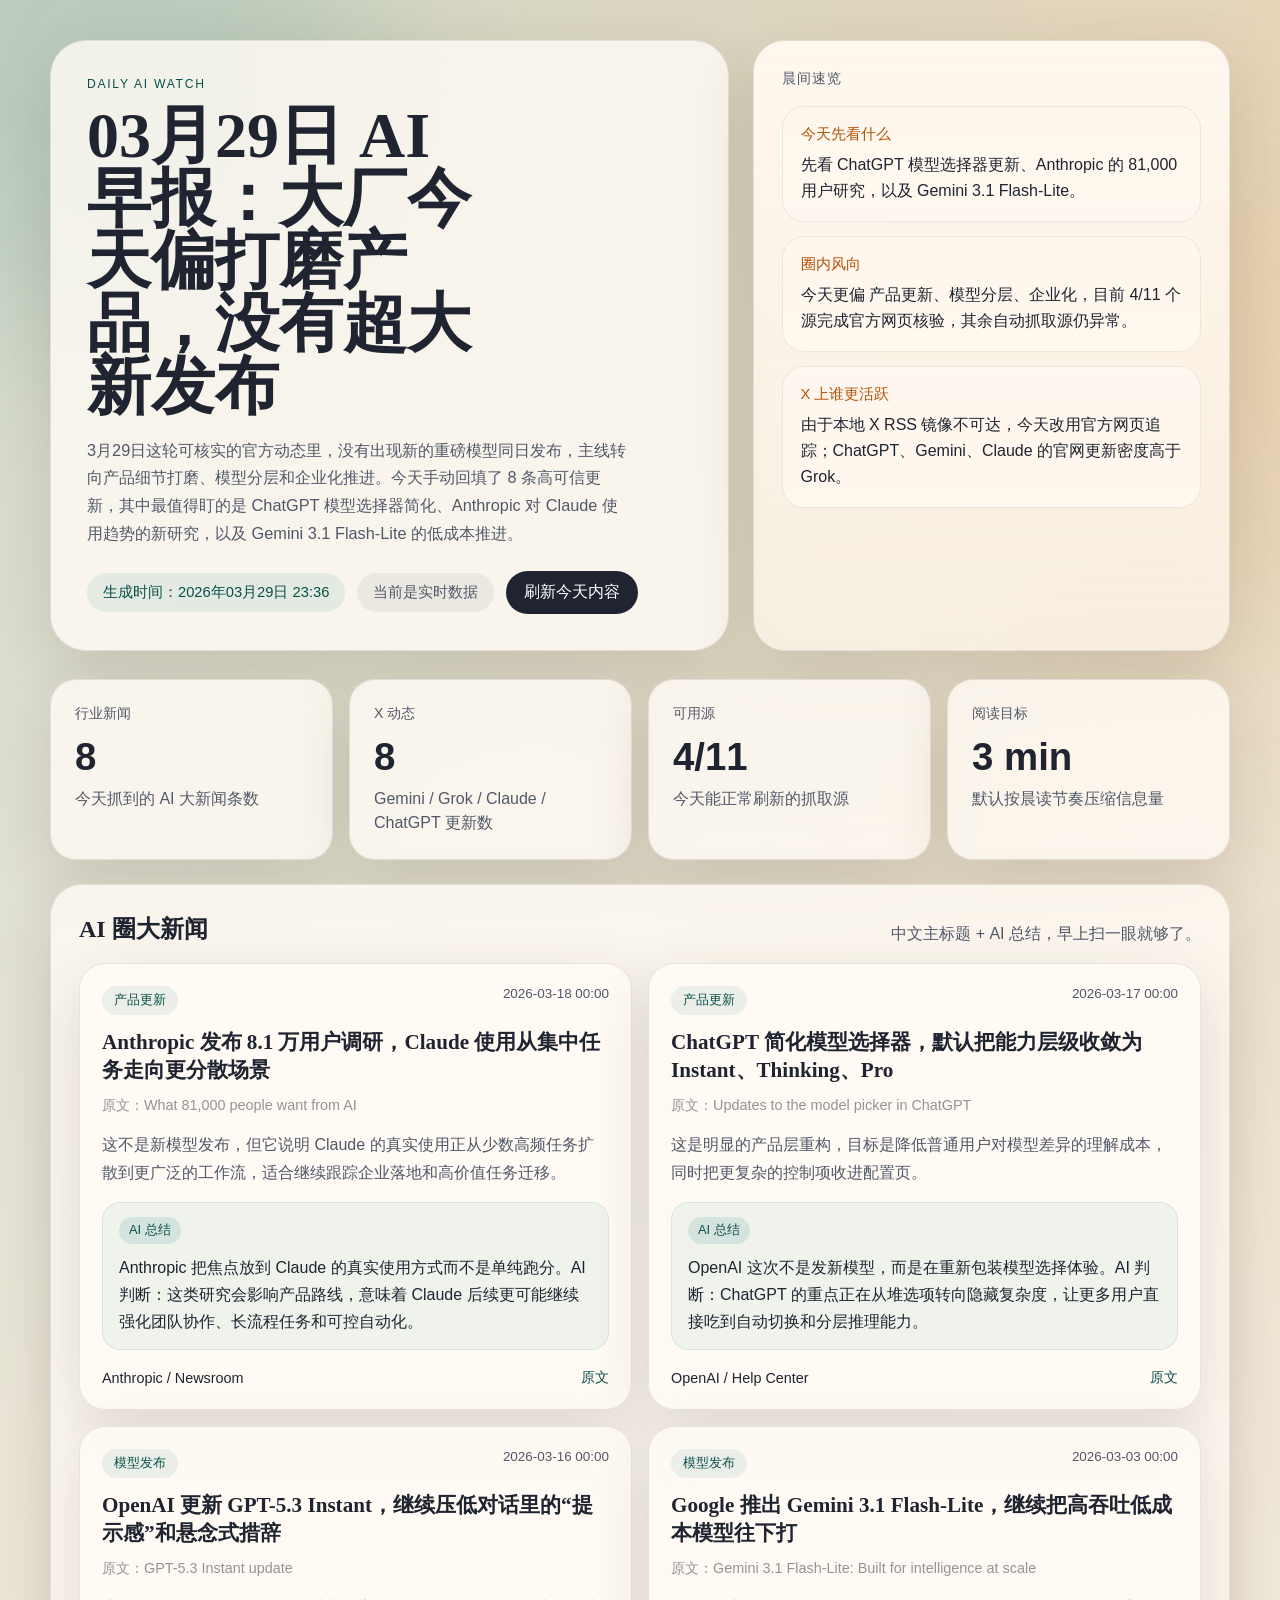
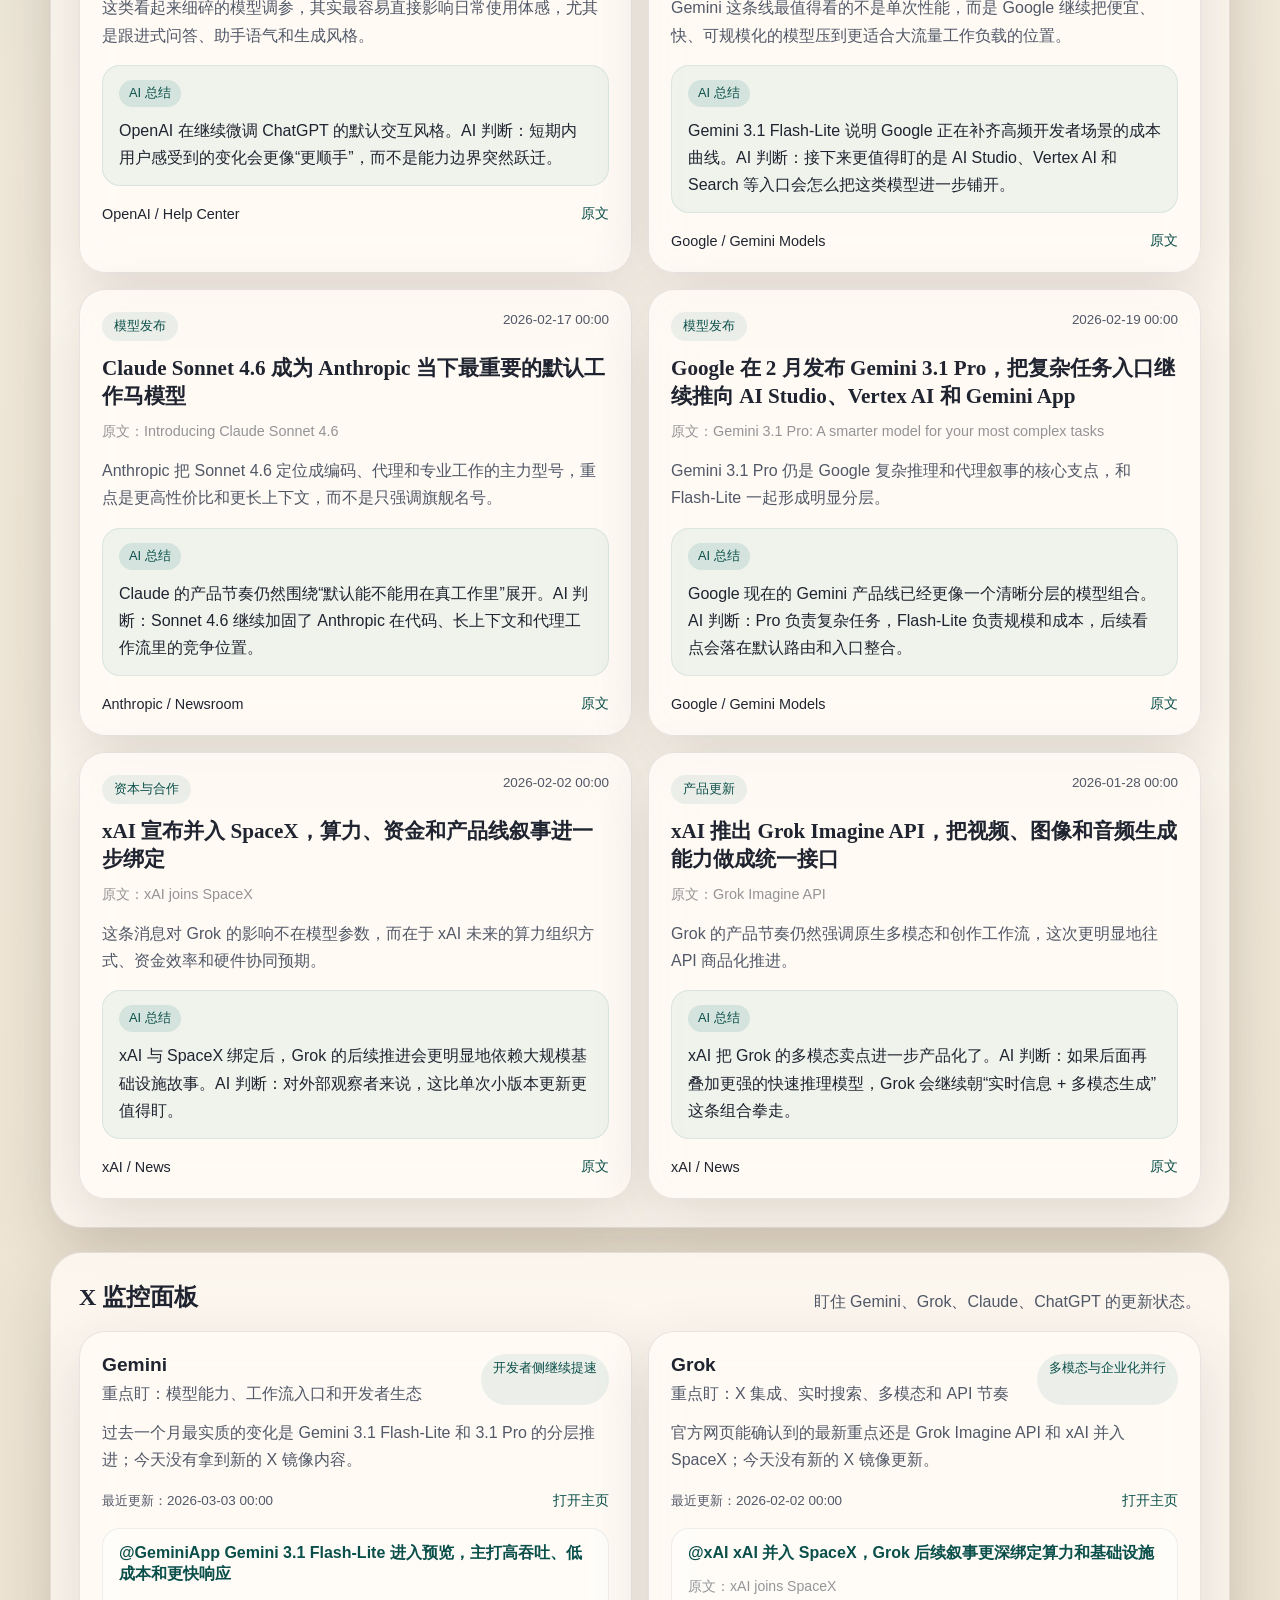
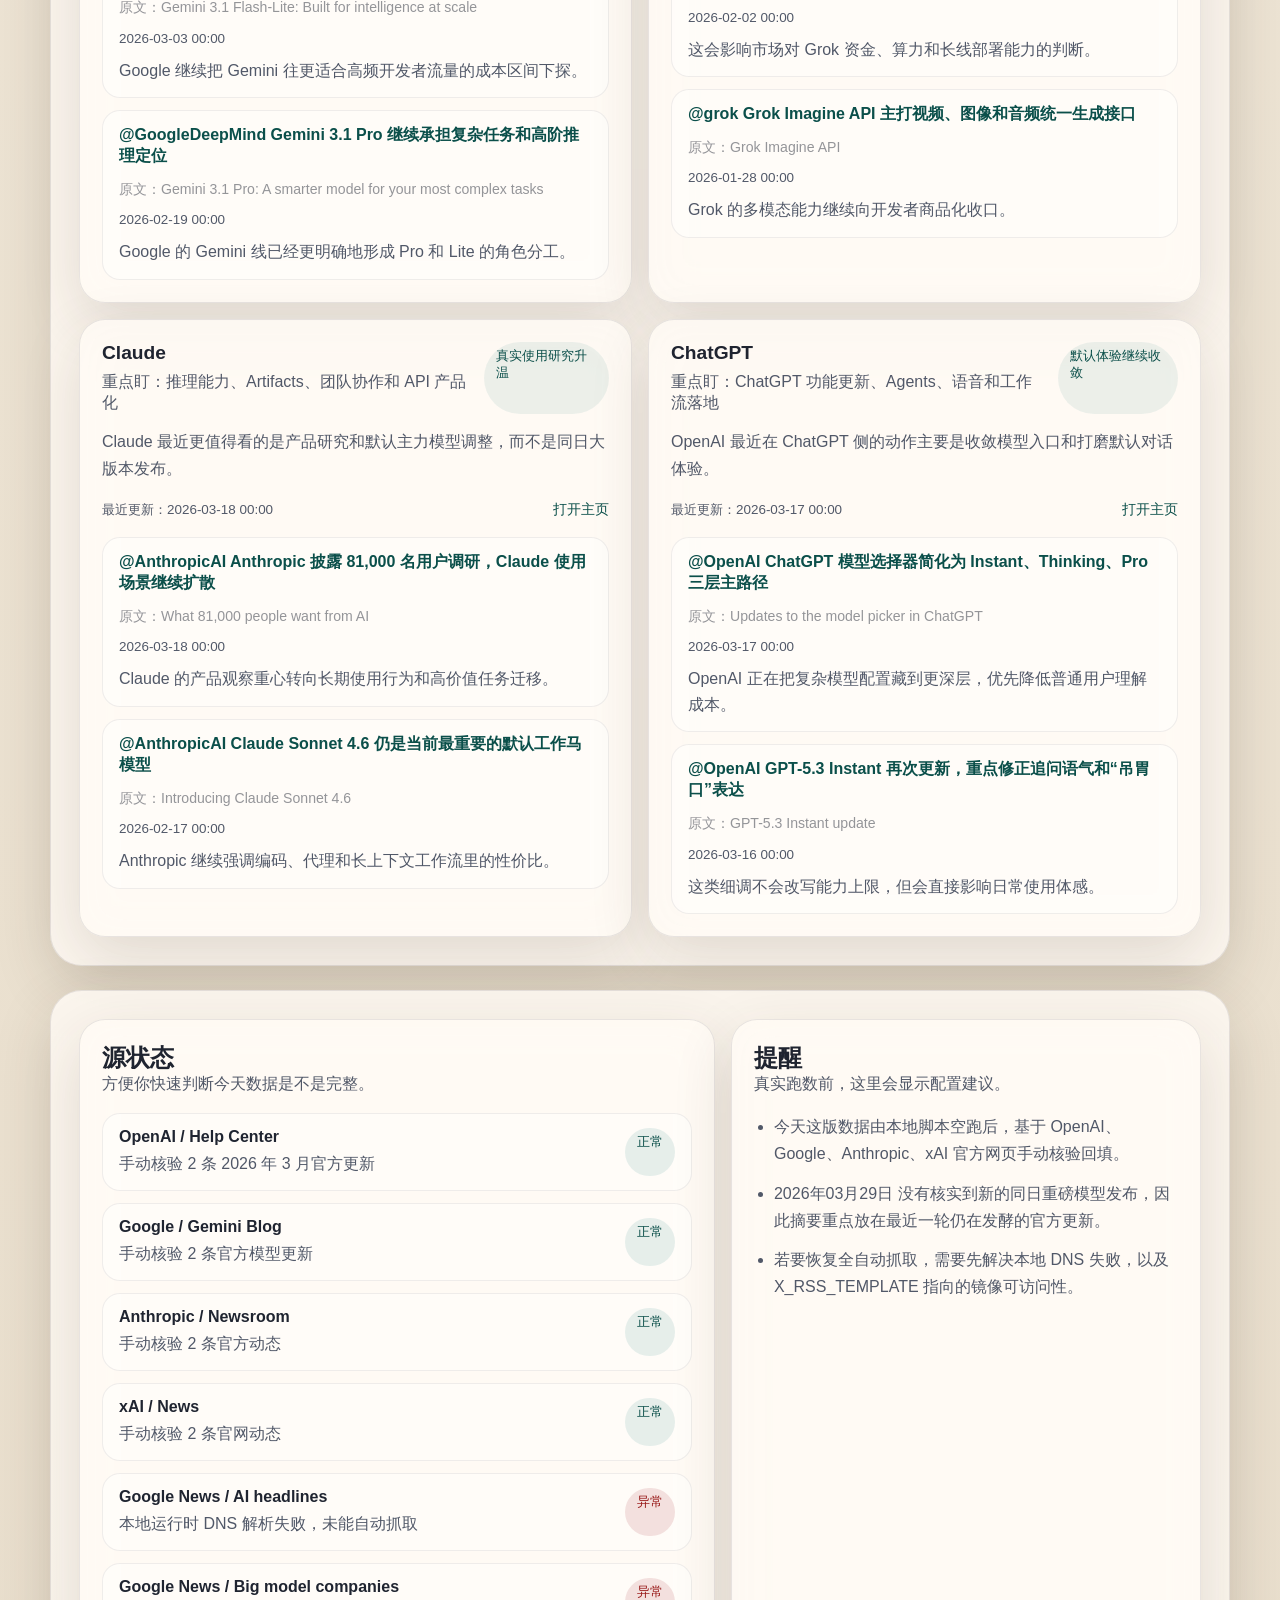
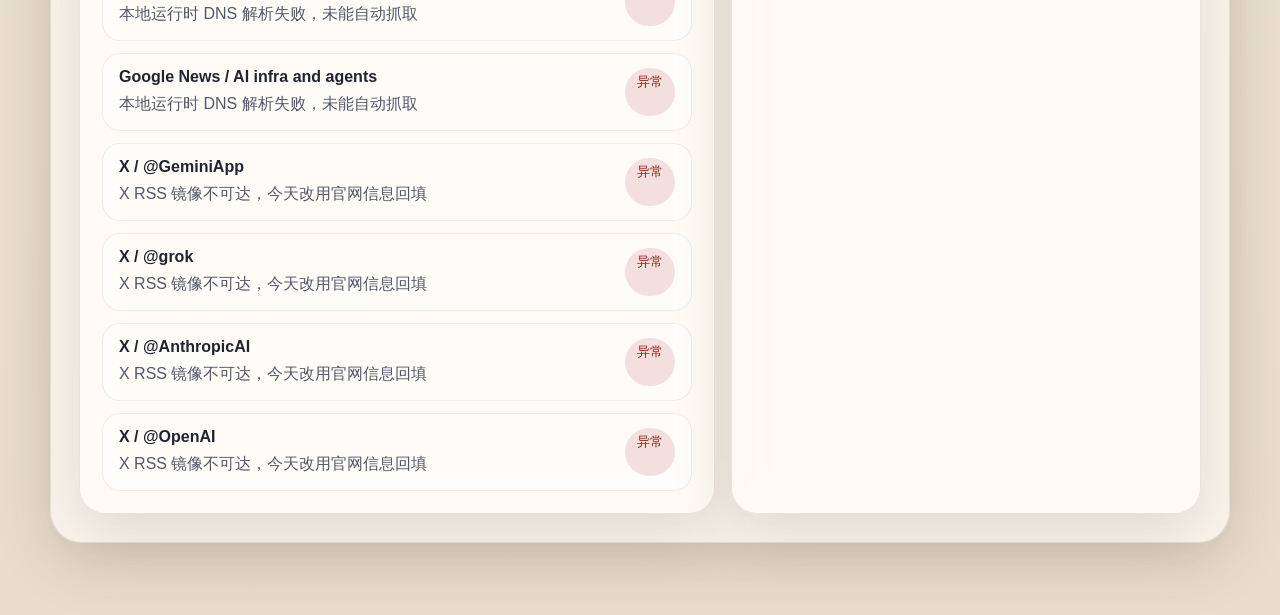
<file: ai_daily_briefing/index.html>
<!DOCTYPE html>
<html lang="zh-CN">
  <head>
    <meta charset="UTF-8" />
    <meta name="viewport" content="width=device-width, initial-scale=1.0" />
    <title>AI 早报面板</title>
    <link rel="stylesheet" href="./styles.css" />
  </head>
  <body>
    <div class="page-shell">
      <div class="aurora aurora-left"></div>
      <div class="aurora aurora-right"></div>

      <header class="hero">
        <div class="hero-copy">
          <p class="eyebrow">Daily AI Watch</p>
          <h1 id="headline">正在加载今天的 AI 早报…</h1>
          <p id="summary" class="summary"></p>

          <div class="meta-row">
            <span id="generated-label" class="pill">读取中</span>
            <span id="mode-label" class="pill subtle">等待数据</span>
            <button id="refresh-button" class="refresh-button" type="button">刷新今天内容</button>
          </div>
        </div>

        <section class="hero-panel">
          <div class="panel-title">晨间速览</div>
          <div id="quick-cards" class="quick-cards"></div>
        </section>
      </header>

      <main class="dashboard">
        <section class="stats-grid" id="stats-grid"></section>

        <section class="section-block">
          <div class="section-heading">
            <h2>AI 圈大新闻</h2>
            <p>中文主标题 + AI 总结，早上扫一眼就够了。</p>
          </div>
          <div id="top-news" class="news-grid"></div>
        </section>

        <section class="section-block">
          <div class="section-heading">
            <h2>X 监控面板</h2>
            <p>盯住 Gemini、Grok、Claude、ChatGPT 的更新状态。</p>
          </div>
          <div id="watchlist" class="watch-grid"></div>
        </section>

        <section class="section-block lower-grid">
          <div class="sub-panel">
            <div class="section-heading compact">
              <h2>源状态</h2>
              <p>方便你快速判断今天数据是不是完整。</p>
            </div>
            <div id="source-health" class="source-list"></div>
          </div>

          <div class="sub-panel">
            <div class="section-heading compact">
              <h2>提醒</h2>
              <p>真实跑数前，这里会显示配置建议。</p>
            </div>
            <ul id="notes" class="notes-list"></ul>
          </div>
        </section>
      </main>
    </div>

    <template id="stat-template">
      <article class="stat-card">
        <div class="stat-label"></div>
        <div class="stat-value"></div>
        <div class="stat-footnote"></div>
      </article>
    </template>

    <template id="news-template">
      <article class="news-card">
        <div class="card-topline">
          <span class="tag"></span>
          <span class="timestamp"></span>
        </div>
        <h3></h3>
        <p class="original-title"></p>
        <p class="source-brief"></p>
        <div class="ai-summary">
          <span class="ai-label">AI 总结</span>
          <p class="ai-body"></p>
        </div>
        <div class="card-footer">
          <span class="source"></span>
          <a target="_blank" rel="noreferrer">原文</a>
        </div>
      </article>
    </template>

    <template id="watch-template">
      <article class="watch-card">
        <div class="watch-topline">
          <div>
            <p class="watch-name"></p>
            <p class="watch-focus"></p>
          </div>
          <span class="watch-trend"></span>
        </div>
        <p class="watch-status"></p>
        <div class="watch-meta">
          <span class="watch-time"></span>
          <a class="watch-link" target="_blank" rel="noreferrer">打开主页</a>
        </div>
        <div class="highlight-list"></div>
      </article>
    </template>

    <script src="./app.js" defer></script>
  </body>
</html>
</file>
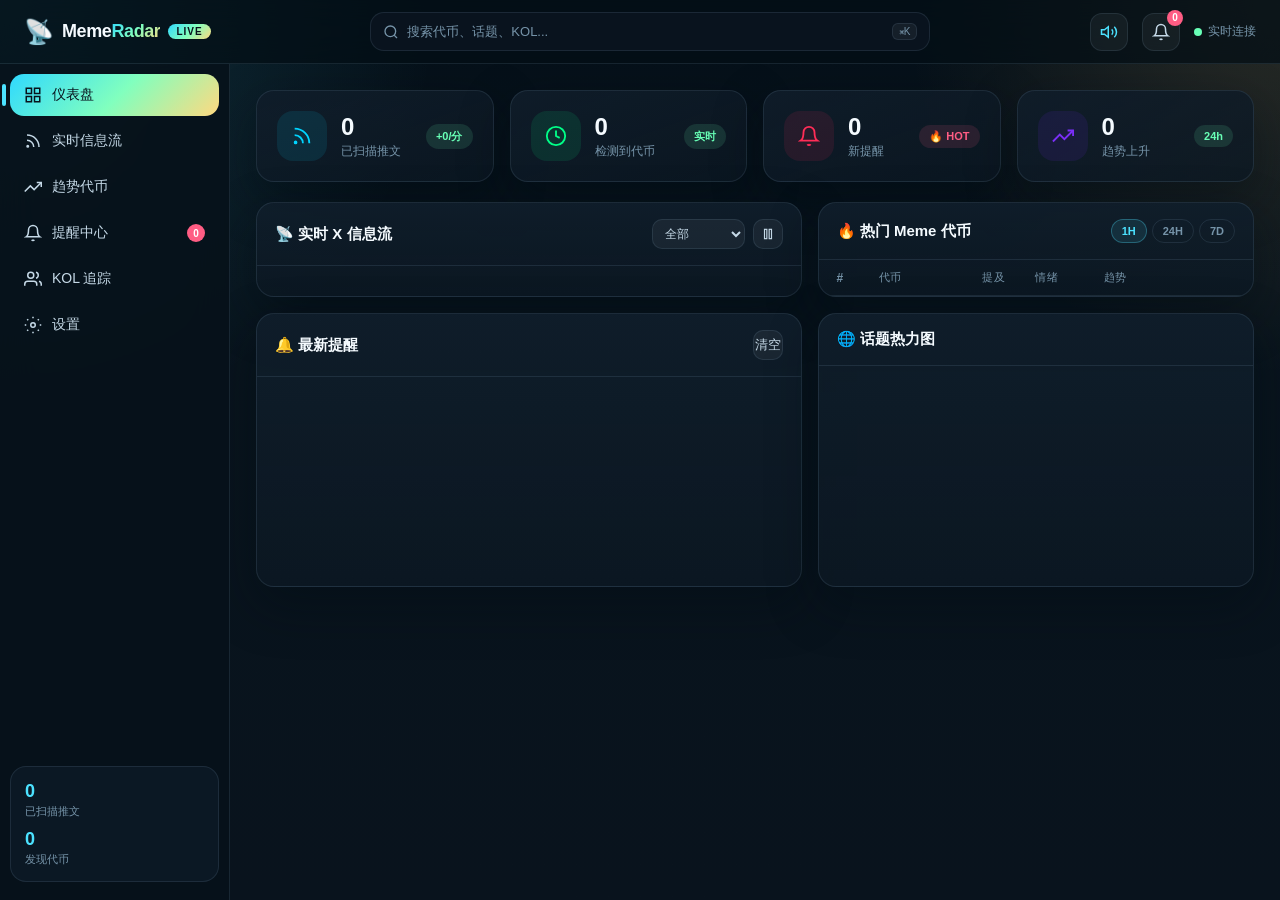
<file: meme币/1.html>
<!-- /home/user/meme-tracker/index.html -->
<!DOCTYPE html>
<html lang="zh-CN">
<head>
<meta charset="UTF-8">
<meta name="viewport" content="width=device-width, initial-scale=1.0">
<title>MemeRadar - Meme币实时追踪</title>
<link rel="stylesheet" href="css/styles.css">
<link rel="icon" href="data:image/svg+xml,<svg xmlns=%22http://www.w3.org/2000/svg%22 viewBox=%220 0 100 100%22><text y=%22.9em%22 font-size=%2290%22>📡</text></svg>">
</head>
<body>
  <!-- 通知音效 -->
  <audio id="alert-sound" preload="auto">
    <source src="[data-uri]" type="audio/wav">
  </audio>

  <!-- 顶部导航 -->
  <nav class="topbar">
    <div class="topbar-left">
      <div class="logo">
        <span class="logo-icon">📡</span>
        <span class="logo-text">Meme<span class="accent">Radar</span></span>
        <span class="logo-badge">LIVE</span>
      </div>
    </div>
    <div class="topbar-center">
      <div class="search-box">
        <svg class="search-icon" viewBox="0 0 24 24" width="16" height="16" fill="none" stroke="currentColor" stroke-width="2"><circle cx="11" cy="11" r="8"/><path d="m21 21-4.3-4.3"/></svg>
        <input type="text" id="search-input" placeholder="搜索代币、话题、KOL...">
        <kbd>⌘K</kbd>
      </div>
    </div>
    <div class="topbar-right">
      <button class="icon-btn" id="toggle-sound" title="声音提醒">
        <svg viewBox="0 0 24 24" width="18" height="18" fill="none" stroke="currentColor" stroke-width="2"><polygon points="11 5 6 9 2 9 2 15 6 15 11 19 11 5"/><path d="M15.54 8.46a5 5 0 0 1 0 7.07"/><path d="M19.07 4.93a10 10 0 0 1 0 14.14"/></svg>
      </button>
      <button class="icon-btn" id="toggle-alerts" title="提醒中心">
        <svg viewBox="0 0 24 24" width="18" height="18" fill="none" stroke="currentColor" stroke-width="2"><path d="M18 8A6 6 0 0 0 6 8c0 7-3 9-3 9h18s-3-2-3-9"/><path d="M13.73 21a2 2 0 0 1-3.46 0"/></svg>
        <span class="badge" id="alert-badge">0</span>
      </button>
      <div class="connection-status" id="conn-status">
        <span class="status-dot live"></span>
        <span>实时连接</span>
      </div>
    </div>
  </nav>

  <div class="layout">
    <!-- 侧边栏 -->
    <aside class="sidebar">
      <ul class="nav-menu">
        <li class="nav-item active" data-page="dashboard">
          <svg viewBox="0 0 24 24" width="18" height="18" fill="none" stroke="currentColor" stroke-width="2"><rect x="3" y="3" width="7" height="7"/><rect x="14" y="3" width="7" height="7"/><rect x="14" y="14" width="7" height="7"/><rect x="3" y="14" width="7" height="7"/></svg>
          <span>仪表盘</span>
        </li>
        <li class="nav-item" data-page="feed">
          <svg viewBox="0 0 24 24" width="18" height="18" fill="none" stroke="currentColor" stroke-width="2"><path d="M4 11a9 9 0 0 1 9 9"/><path d="M4 4a16 16 0 0 1 16 16"/><circle cx="5" cy="19" r="1"/></svg>
          <span>实时信息流</span>
        </li>
        <li class="nav-item" data-page="trending">
          <svg viewBox="0 0 24 24" width="18" height="18" fill="none" stroke="currentColor" stroke-width="2"><polyline points="23 6 13.5 15.5 8.5 10.5 1 18"/><polyline points="17 6 23 6 23 12"/></svg>
          <span>趋势代币</span>
        </li>
        <li class="nav-item" data-page="alerts">
          <svg viewBox="0 0 24 24" width="18" height="18" fill="none" stroke="currentColor" stroke-width="2"><path d="M18 8A6 6 0 0 0 6 8c0 7-3 9-3 9h18s-3-2-3-9"/><path d="M13.73 21a2 2 0 0 1-3.46 0"/></svg>
          <span>提醒中心</span>
          <span class="nav-badge" id="nav-alert-count">0</span>
        </li>
        <li class="nav-item" data-page="kol">
          <svg viewBox="0 0 24 24" width="18" height="18" fill="none" stroke="currentColor" stroke-width="2"><path d="M17 21v-2a4 4 0 0 0-4-4H5a4 4 0 0 0-4 4v2"/><circle cx="9" cy="7" r="4"/><path d="M23 21v-2a4 4 0 0 0-3-3.87"/><path d="M16 3.13a4 4 0 0 1 0 7.75"/></svg>
          <span>KOL 追踪</span>
        </li>
        <li class="nav-item" data-page="settings">
          <svg viewBox="0 0 24 24" width="18" height="18" fill="none" stroke="currentColor" stroke-width="2"><circle cx="12" cy="12" r="3"/><path d="M12 1v2M12 21v2M4.22 4.22l1.42 1.42M18.36 18.36l1.42 1.42M1 12h2M21 12h2M4.22 19.78l1.42-1.42M18.36 5.64l1.42-1.42"/></svg>
          <span>设置</span>
        </li>
      </ul>
      <div class="sidebar-footer">
        <div class="stats-mini">
          <div class="stat-mini-item">
            <span class="stat-mini-val" id="sidebar-tweets">0</span>
            <span class="stat-mini-label">已扫描推文</span>
          </div>
          <div class="stat-mini-item">
            <span class="stat-mini-val" id="sidebar-tokens">0</span>
            <span class="stat-mini-label">发现代币</span>
          </div>
        </div>
      </div>
    </aside>

    <!-- 主内容区 -->
    <main class="main-content">

      <!-- ========== 仪表盘页面 ========== -->
      <div class="page active" id="page-dashboard">
        <!-- 统计卡片 -->
        <div class="stats-row">
          <div class="stat-card">
            <div class="stat-card-icon" style="background:rgba(0,212,255,0.1);color:#00d4ff;">
              <svg viewBox="0 0 24 24" width="22" height="22" fill="none" stroke="currentColor" stroke-width="2"><path d="M4 11a9 9 0 0 1 9 9"/><path d="M4 4a16 16 0 0 1 16 16"/><circle cx="5" cy="19" r="1"/></svg>
            </div>
            <div class="stat-card-data">
              <div class="stat-card-value" id="stat-scanned">0</div>
              <div class="stat-card-label">已扫描推文</div>
            </div>
            <div class="stat-card-trend up">+<span id="stat-scanned-rate">0</span>/分</div>
          </div>
          <div class="stat-card">
            <div class="stat-card-icon" style="background:rgba(0,255,136,0.1);color:#00ff88;">
              <svg viewBox="0 0 24 24" width="22" height="22" fill="none" stroke="currentColor" stroke-width="2"><circle cx="12" cy="12" r="10"/><path d="M12 6v6l4 2"/></svg>
            </div>
            <div class="stat-card-data">
              <div class="stat-card-value" id="stat-detected">0</div>
              <div class="stat-card-label">检测到代币</div>
            </div>
            <div class="stat-card-trend up">实时</div>
          </div>
          <div class="stat-card">
            <div class="stat-card-icon" style="background:rgba(255,45,87,0.1);color:#ff2d57;">
              <svg viewBox="0 0 24 24" width="22" height="22" fill="none" stroke="currentColor" stroke-width="2"><path d="M18 8A6 6 0 0 0 6 8c0 7-3 9-3 9h18s-3-2-3-9"/><path d="M13.73 21a2 2 0 0 1-3.46 0"/></svg>
            </div>
            <div class="stat-card-data">
              <div class="stat-card-value" id="stat-alerts">0</div>
              <div class="stat-card-label">新提醒</div>
            </div>
            <div class="stat-card-trend hot">🔥 HOT</div>
          </div>
          <div class="stat-card">
            <div class="stat-card-icon" style="background:rgba(123,47,247,0.1);color:#7b2ff7;">
              <svg viewBox="0 0 24 24" width="22" height="22" fill="none" stroke="currentColor" stroke-width="2"><polyline points="23 6 13.5 15.5 8.5 10.5 1 18"/><polyline points="17 6 23 6 23 12"/></svg>
            </div>
            <div class="stat-card-data">
              <div class="stat-card-value" id="stat-trending">0</div>
              <div class="stat-card-label">趋势上升</div>
            </div>
            <div class="stat-card-trend up">24h</div>
          </div>
        </div>

        <div class="dashboard-grid">
          <!-- 左列：实时推文流 -->
          <div class="panel">
            <div class="panel-header">
              <h2>📡 实时 X 信息流</h2>
              <div class="panel-actions">
                <select id="feed-filter">
                  <option value="all">全部</option>
                  <option value="high">🔴 高热度</option>
                  <option value="kol">👑 KOL</option>
                  <option value="new">🆕 新代币</option>
                </select>
                <button class="btn-sm" id="pause-feed">
                  <svg viewBox="0 0 24 24" width="14" height="14" fill="none" stroke="currentColor" stroke-width="2"><rect x="6" y="4" width="4" height="16"/><rect x="14" y="4" width="4" height="16"/></svg>
                </button>
              </div>
            </div>
            <div class="feed-list" id="feed-list">
              <!-- 动态填充 -->
            </div>
          </div>

          <!-- 右列上：趋势代币 -->
          <div class="panel">
            <div class="panel-header">
              <h2>🔥 热门 Meme 代币</h2>
              <div class="panel-tabs">
                <button class="tab active" data-range="1h">1H</button>
                <button class="tab" data-range="24h">24H</button>
                <button class="tab" data-range="7d">7D</button>
              </div>
            </div>
            <div class="token-table">
              <div class="token-table-header">
                <span class="col-rank">#</span>
                <span class="col-name">代币</span>
                <span class="col-mentions">提及</span>
                <span class="col-sentiment">情绪</span>
                <span class="col-chart">趋势</span>
                <span class="col-action"></span>
              </div>
              <div class="token-table-body" id="token-table-body">
                <!-- 动态填充 -->
              </div>
            </div>
          </div>

          <!-- 右列下：提醒 -->
          <div class="panel alerts-panel">
            <div class="panel-header">
              <h2>🔔 最新提醒</h2>
              <button class="btn-sm" id="clear-alerts">清空</button>
            </div>
            <div class="alerts-list" id="alerts-list">
              <!-- 动态填充 -->
            </div>
          </div>

          <!-- 热力图 / 词云 -->
          <div class="panel">
            <div class="panel-header">
              <h2>🌐 话题热力图</h2>
            </div>
            <div class="heatmap-container" id="heatmap-container">
              <!-- 动态填充 -->
            </div>
          </div>
        </div>
      </div>

      <!-- ========== 实时信息流页面 ========== -->
      <div class="page" id="page-feed">
        <div class="page-header">
          <h1>📡 实时信息流</h1>
          <p>实时追踪 X 上与 Meme 币相关的所有推文</p>
        </div>
        <div class="full-feed-controls">
          <div class="search-box compact">
            <svg class="search-icon" viewBox="0 0 24 24" width="16" height="16" fill="none" stroke="currentColor" stroke-width="2"><circle cx="11" cy="11" r="8"/><path d="m21 21-4.3-4.3"/></svg>
            <input type="text" id="feed-search" placeholder="过滤推文...">
          </div>
          <div class="filter-chips">
            <button class="chip active" data-filter="all">全部</button>
            <button class="chip" data-filter="token">代币提及</button>
            <button class="chip" data-filter="kol">KOL</button>
            <button class="chip" data-filter="pump">Pump.fun</button>
            <button class="chip" data-filter="dex">DEX</button>
          </div>
        </div>
        <div class="feed-list full-feed" id="full-feed-list"></div>
      </div>

      <!-- ========== 趋势代币页面 ========== -->
      <div class="page" id="page-trending">
        <div class="page-header">
          <h1>📈 趋势 Meme 代币</h1>
          <p>基于 X 社交数据实时分析的代币趋势排行</p>
        </div>
        <div class="trending-grid" id="trending-grid">
          <!-- 动态填充 -->
        </div>
      </div>

      <!-- ========== 提醒中心页面 ========== -->
      <div class="page" id="page-alerts">
        <div class="page-header">
          <h1>🔔 提醒中心</h1>
          <p>当检测到新的 Meme 币或热度异常时自动提醒</p>
        </div>
        <div class="alert-settings">
          <h3>提醒规则</h3>
          <div class="setting-row">
            <label>
              <input type="checkbox" id="alert-new-token" checked>
              检测到新 Meme 代币时提醒
            </label>
          </div>
          <div class="setting-row">
            <label>
              <input type="checkbox" id="alert-kol" checked>
              KOL 提及代币时提醒
            </label>
          </div>
          <div class="setting-row">
            <label>
              <input type="checkbox" id="alert-spike" checked>
              提及量激增时提醒 (阈值:
              <input type="number" id="spike-threshold" value="50" min="10" max="500" class="inline-input">
              次/分钟)
            </label>
          </div>
          <div class="setting-row">
            <label>
              <input type="checkbox" id="alert-whale" checked>
              检测到鲸鱼关注时提醒
            </label>
          </div>
        </div>
        <div class="alerts-list full-alerts" id="full-alerts-list"></div>
      </div>

      <!-- ========== KOL 追踪页面 ========== -->
      <div class="page" id="page-kol">
        <div class="page-header">
          <h1>👑 KOL 追踪</h1>
          <p>追踪加密货币领域重要 KOL 的推文动向</p>
        </div>
        <div class="kol-grid" id="kol-grid">
          <!-- 动态填充 -->
        </div>
      </div>

      <!-- ========== 设置页面 ========== -->
      <div class="page" id="page-settings">
        <div class="page-header">
          <h1>⚙️ 设置</h1>
          <p>配置追踪参数和 API 连接</p>
        </div>
        <div class="settings-container">
          <div class="settings-group">
            <h3>🔗 API 配置</h3>
            <div class="setting-row">
              <label>X (Twitter) API Bearer Token</label>
              <input type="password" class="setting-input" id="twitter-api" placeholder="输入你的 Bearer Token...">
            </div>
            <div class="setting-row">
              <label>区块链 RPC URL (Solana)</label>
              <input type="text" class="setting-input" id="rpc-url" placeholder="https://api.mainnet-beta.solana.com">
            </div>
            <div class="setting-row">
              <label>DEXScreener API</label>
              <input type="text" class="setting-input" id="dex-api" placeholder="API Key (可选)">
            </div>
          </div>
          <div class="settings-group">
            <h3>🎯 追踪配置</h3>
            <div class="setting-row">
              <label>关键词列表 (逗号分隔)</label>
              <textarea class="setting-input" id="keywords" rows="3" placeholder="$PEPE, $DOGE, pump.fun, memecoin, 100x...">$PEPE, $WIF, $BONK, $POPCAT, $FLOKI, pump.fun, memecoin, 100x gem, degen, moonshot, based, solana meme</textarea>
            </div>
            <div class="setting-row">
              <label>扫描频率</label>
              <select class="setting-input" id="scan-freq">
                <option value="5">每 5 秒</option>
                <option value="10" selected>每 10 秒</option>
                <option value="30">每 30 秒</option>
                <option value="60">每分钟</option>
              </select>
            </div>
          </div>
          <button class="btn-primary" id="save-settings">💾 保存设置</button>
        </div>
      </div>

    </main>
  </div>

  <!-- 代币详情弹窗 -->
  <div class="modal-overlay hidden" id="token-modal">
    <div class="modal">
      <button class="modal-close" id="modal-close">&times;</button>
      <div class="modal-header">
        <div class="modal-token-icon" id="modal-icon">🪙</div>
        <div>
          <h2 id="modal-name">Token Name</h2>
          <span class="modal-ticker" id="modal-ticker">$TICKER</span>
          <span class="modal-chain" id="modal-chain">Solana</span>
        </div>
      </div>
      <div class="modal-stats">
        <div class="modal-stat">
          <span class="modal-stat-label">提及次数</span>
          <span class="modal-stat-value" id="modal-mentions">0</span>
        </div>
        <div class="modal-stat">
          <span class="modal-stat-label">独立用户</span>
          <span class="modal-stat-value" id="modal-users">0</span>
        </div>
        <div class="modal-stat">
          <span class="modal-stat-label">情绪分数</span>
          <span class="modal-stat-value" id="modal-sentiment">0</span>
        </div>
        <div class="modal-stat">
          <span class="modal-stat-label">首次发现</span>
          <span class="modal-stat-value" id="modal-discovered">-</span>
        </div>
      </div>
      <div class="modal-chart-container">
        <h3>提及量趋势</h3>
        <canvas id="modal-chart" width="500" height="200"></canvas>
      </div>
      <div class="modal-tweets">
        <h3>相关推文</h3>
        <div id="modal-tweets-list"></div>
      </div>
      <div class="modal-actions">
        <a class="btn-primary" id="modal-dex-link" href="#" target="_blank">📊 DEXScreener</a>
        <a class="btn-outline" id="modal-twitter-link" href="#" target="_blank">🐦 X 搜索</a>
        <button class="btn-outline" id="modal-track-btn">🔔 追踪此代币</button>
      </div>
    </div>
  </div>

  <!-- Toast 通知 -->
  <div class="toast-container" id="toast-container"></div>

  <script src="js/data.js"></script>
  <script src="js/chart.js"></script>
  <script src="js/tracker.js"></script>
  <script src="js/app.js"></script>
</body>
</html>
</file>
<file: ai_daily_briefing/styles.css>
:root {
  --bg: #f3ecdf;
  --bg-deep: #e8ddcb;
  --ink: #1f2430;
  --ink-soft: #515868;
  --card: rgba(255, 251, 244, 0.82);
  --card-strong: rgba(255, 248, 239, 0.92);
  --line: rgba(30, 36, 48, 0.1);
  --accent: #0f766e;
  --accent-strong: #0b4f4a;
  --warm: #d97706;
  --rose: #b45309;
  --shadow: 0 20px 60px rgba(56, 45, 26, 0.14);
}

* {
  box-sizing: border-box;
}

html,
body {
  margin: 0;
  min-height: 100%;
}

body {
  font-family: "Avenir Next", "PingFang SC", "Hiragino Sans GB", sans-serif;
  background:
    radial-gradient(circle at top left, rgba(15, 118, 110, 0.15), transparent 32%),
    radial-gradient(circle at top right, rgba(217, 119, 6, 0.16), transparent 28%),
    linear-gradient(180deg, var(--bg) 0%, var(--bg-deep) 100%);
  color: var(--ink);
}

.page-shell {
  position: relative;
  overflow: hidden;
  padding: 40px 20px 72px;
}

.aurora {
  position: absolute;
  width: 32rem;
  height: 32rem;
  border-radius: 999px;
  filter: blur(80px);
  opacity: 0.4;
  pointer-events: none;
}

.aurora-left {
  top: -10rem;
  left: -8rem;
  background: rgba(15, 118, 110, 0.3);
}

.aurora-right {
  right: -10rem;
  top: 8rem;
  background: rgba(217, 119, 6, 0.2);
}

.hero,
.dashboard {
  position: relative;
  z-index: 1;
  width: min(1180px, 100%);
  margin: 0 auto;
}

.hero {
  display: grid;
  grid-template-columns: 1.35fr 0.95fr;
  gap: 24px;
  align-items: stretch;
}

.hero-copy,
.hero-panel,
.section-block,
.sub-panel,
.stat-card,
.news-card,
.watch-card {
  backdrop-filter: blur(20px);
  background: var(--card);
  border: 1px solid var(--line);
  box-shadow: var(--shadow);
}

.hero-copy {
  border-radius: 36px;
  padding: 36px;
}

.hero-panel {
  border-radius: 32px;
  padding: 28px;
  background: linear-gradient(180deg, rgba(255, 248, 239, 0.98), rgba(251, 243, 230, 0.82));
}

.eyebrow {
  margin: 0 0 14px;
  text-transform: uppercase;
  letter-spacing: 0.14em;
  font-size: 0.76rem;
  color: var(--accent-strong);
}

h1,
h2,
h3 {
  font-family: "Iowan Old Style", "Source Han Serif SC", "Songti SC", serif;
  margin: 0;
  font-weight: 700;
}

h1 {
  font-size: clamp(2.4rem, 5vw, 4.6rem);
  line-height: 0.98;
  max-width: 12ch;
}

.summary {
  max-width: 60ch;
  margin: 18px 0 0;
  color: var(--ink-soft);
  font-size: 1.02rem;
  line-height: 1.7;
}

.meta-row {
  display: flex;
  flex-wrap: wrap;
  gap: 12px;
  margin-top: 24px;
  align-items: center;
}

.pill {
  display: inline-flex;
  align-items: center;
  gap: 8px;
  padding: 10px 16px;
  border-radius: 999px;
  background: rgba(15, 118, 110, 0.09);
  color: var(--accent-strong);
  font-size: 0.92rem;
}

.pill.subtle {
  background: rgba(31, 36, 48, 0.06);
  color: var(--ink-soft);
}

.refresh-button {
  border: 0;
  border-radius: 999px;
  padding: 11px 18px;
  background: var(--ink);
  color: #fff;
  font: inherit;
  cursor: pointer;
  transition: transform 180ms ease, opacity 180ms ease;
}

.refresh-button:hover {
  transform: translateY(-1px);
  opacity: 0.92;
}

.panel-title {
  font-size: 0.88rem;
  letter-spacing: 0.08em;
  text-transform: uppercase;
  color: var(--ink-soft);
}

.quick-cards {
  display: grid;
  gap: 14px;
  margin-top: 18px;
}

.quick-card {
  padding: 18px;
  border-radius: 22px;
  background: var(--card-strong);
  border: 1px solid rgba(31, 36, 48, 0.08);
}

.quick-card-title {
  font-size: 0.92rem;
  color: var(--rose);
  margin-bottom: 8px;
}

.quick-card-body {
  margin: 0;
  line-height: 1.6;
  color: var(--ink);
}

.dashboard {
  margin-top: 28px;
  display: grid;
  gap: 24px;
}

.stats-grid {
  display: grid;
  grid-template-columns: repeat(4, minmax(0, 1fr));
  gap: 16px;
}

.stat-card {
  border-radius: 26px;
  padding: 24px;
}

.stat-label {
  font-size: 0.88rem;
  color: var(--ink-soft);
}

.stat-value {
  margin-top: 12px;
  font-size: clamp(1.8rem, 3vw, 2.8rem);
  font-weight: 700;
}

.stat-footnote {
  margin-top: 8px;
  color: var(--ink-soft);
  line-height: 1.5;
}

.section-block {
  border-radius: 32px;
  padding: 28px;
}

.section-heading {
  display: flex;
  justify-content: space-between;
  align-items: end;
  gap: 16px;
  margin-bottom: 18px;
}

.section-heading p {
  margin: 0;
  color: var(--ink-soft);
}

.section-heading.compact {
  display: block;
}

.news-grid,
.watch-grid {
  display: grid;
  gap: 16px;
}

.news-grid {
  grid-template-columns: repeat(2, minmax(0, 1fr));
}

.watch-grid {
  grid-template-columns: repeat(2, minmax(0, 1fr));
}

.news-card,
.watch-card,
.sub-panel {
  border-radius: 26px;
  padding: 22px;
}

.card-topline,
.watch-topline,
.card-footer,
.watch-meta,
.highlight-row {
  display: flex;
  justify-content: space-between;
  gap: 12px;
}

.tag,
.watch-trend,
.source-pill {
  display: inline-flex;
  padding: 6px 12px;
  border-radius: 999px;
  font-size: 0.8rem;
  background: rgba(15, 118, 110, 0.08);
  color: var(--accent-strong);
}

.timestamp,
.watch-time {
  color: var(--ink-soft);
  font-size: 0.84rem;
}

.news-card h3 {
  margin-top: 14px;
  font-size: 1.32rem;
  line-height: 1.3;
}

.original-title {
  margin: 10px 0 0;
  color: rgba(31, 36, 48, 0.48);
  font-size: 0.9rem;
  line-height: 1.6;
}

.source-brief,
.watch-status {
  margin: 14px 0 0;
  line-height: 1.7;
  color: var(--ink-soft);
}

.ai-summary {
  margin-top: 16px;
  padding: 14px 16px;
  border-radius: 18px;
  background: rgba(15, 118, 110, 0.06);
  border: 1px solid rgba(15, 118, 110, 0.1);
}

.ai-label {
  display: inline-flex;
  padding: 5px 10px;
  border-radius: 999px;
  background: rgba(15, 118, 110, 0.12);
  color: var(--accent-strong);
  font-size: 0.8rem;
}

.ai-body {
  margin: 10px 0 0;
  line-height: 1.7;
  color: var(--ink);
}

.card-footer,
.watch-meta {
  align-items: center;
  margin-top: 18px;
  font-size: 0.9rem;
}

a {
  color: var(--accent-strong);
  text-decoration: none;
}

a:hover {
  text-decoration: underline;
}

.watch-name {
  margin: 0;
  font-size: 1.2rem;
  font-weight: 700;
}

.watch-focus {
  margin: 8px 0 0;
  color: var(--ink-soft);
}

.highlight-list {
  display: grid;
  gap: 12px;
  margin-top: 18px;
}

.highlight-row {
  flex-direction: column;
  padding: 14px 16px;
  border-radius: 18px;
  background: rgba(255, 255, 255, 0.46);
  border: 1px solid rgba(31, 36, 48, 0.07);
}

.highlight-title {
  font-weight: 600;
}

.highlight-original {
  color: rgba(31, 36, 48, 0.48);
  font-size: 0.88rem;
  line-height: 1.5;
}

.highlight-summary {
  margin: 0;
  color: var(--ink-soft);
  line-height: 1.6;
}

.lower-grid {
  display: grid;
  grid-template-columns: 1.15fr 0.85fr;
  gap: 16px;
}

.source-list,
.notes-list {
  display: grid;
  gap: 12px;
}

.source-row {
  display: flex;
  justify-content: space-between;
  gap: 16px;
  padding: 14px 16px;
  border-radius: 18px;
  background: rgba(255, 255, 255, 0.46);
  border: 1px solid rgba(31, 36, 48, 0.07);
}

.source-meta {
  flex: 1;
}

.source-name {
  font-weight: 600;
}

.source-message {
  margin-top: 6px;
  color: var(--ink-soft);
  line-height: 1.5;
}

.source-pill.ok {
  background: rgba(15, 118, 110, 0.1);
}

.source-pill.stale {
  background: rgba(180, 83, 9, 0.12);
  color: var(--rose);
}

.source-pill.error {
  background: rgba(153, 27, 27, 0.12);
  color: #991b1b;
}

.notes-list {
  margin: 0;
  padding-left: 20px;
  line-height: 1.7;
  color: var(--ink-soft);
}

.skeleton {
  min-height: 120px;
  border-radius: 24px;
  background: linear-gradient(90deg, rgba(255, 255, 255, 0.38), rgba(255, 255, 255, 0.72), rgba(255, 255, 255, 0.38));
  background-size: 200% 100%;
  animation: shimmer 1.8s infinite linear;
}

@keyframes shimmer {
  0% {
    background-position: 200% 0;
  }
  100% {
    background-position: -200% 0;
  }
}

@media (max-width: 980px) {
  .hero,
  .lower-grid,
  .stats-grid,
  .news-grid,
  .watch-grid {
    grid-template-columns: 1fr;
  }

  .hero-copy {
    padding: 28px;
  }

  h1 {
    max-width: none;
  }
}

@media (max-width: 640px) {
  .page-shell {
    padding: 18px 14px 40px;
  }

  .hero-copy,
  .hero-panel,
  .section-block,
  .news-card,
  .watch-card,
  .sub-panel,
  .stat-card {
    border-radius: 24px;
  }

  .section-heading {
    display: block;
  }

  .card-topline,
  .card-footer,
  .watch-topline,
  .watch-meta,
  .source-row {
    flex-direction: column;
    align-items: flex-start;
  }
}
</file>
<file: meme币/css/styles.css>
* {
  margin: 0;
  padding: 0;
  box-sizing: border-box;
}

:root {
  --bg-primary: #09131d;
  --bg-secondary: rgba(12, 26, 38, 0.82);
  --bg-card: rgba(18, 32, 46, 0.9);
  --bg-card-soft: rgba(22, 41, 58, 0.72);
  --bg-card-hover: rgba(28, 48, 66, 0.98);
  --border: rgba(132, 168, 198, 0.14);
  --border-light: rgba(169, 208, 237, 0.26);
  --text-primary: #f5fbff;
  --text-secondary: #c5d9e7;
  --text-muted: #7694a9;
  --accent-cyan: #4ce2ff;
  --accent-green: #68ffb6;
  --accent-rose: #ff5d84;
  --accent-violet: #8d8dff;
  --accent-amber: #ffce73;
  --accent-orange: #ff9c57;
  --gradient-primary: linear-gradient(135deg, #2fd9ff 0%, #81ffbe 52%, #ffd980 100%);
  --gradient-card: linear-gradient(135deg, rgba(47, 217, 255, 0.14), rgba(129, 255, 190, 0.08));
  --shadow-lg: 0 18px 50px rgba(3, 12, 20, 0.42);
  --radius: 18px;
  --radius-sm: 12px;
  --radius-xs: 8px;
  --sidebar-width: 230px;
  --topbar-height: 64px;
}

html {
  font-size: 14px;
  scroll-behavior: smooth;
}

body {
  min-height: 100vh;
  background:
    radial-gradient(circle at top left, rgba(76, 226, 255, 0.16), transparent 28%),
    radial-gradient(circle at top right, rgba(255, 206, 115, 0.14), transparent 24%),
    linear-gradient(180deg, #051019 0%, #08141d 32%, #09131d 100%);
  color: var(--text-primary);
  font-family: "SF Pro Display", "Avenir Next", "PingFang SC", "Noto Sans SC", sans-serif;
  overflow-x: hidden;
}

body::before {
  content: "";
  position: fixed;
  inset: 0;
  pointer-events: none;
  background-image: linear-gradient(rgba(255, 255, 255, 0.03) 1px, transparent 1px), linear-gradient(90deg, rgba(255, 255, 255, 0.03) 1px, transparent 1px);
  background-size: 32px 32px;
  mask-image: radial-gradient(circle at center, black 42%, transparent 88%);
  opacity: 0.18;
}

::-webkit-scrollbar {
  width: 7px;
}

::-webkit-scrollbar-track {
  background: transparent;
}

::-webkit-scrollbar-thumb {
  background: rgba(153, 194, 220, 0.16);
  border-radius: 10px;
}

::-webkit-scrollbar-thumb:hover {
  background: rgba(153, 194, 220, 0.28);
}

.topbar {
  position: fixed;
  top: 0;
  right: 0;
  left: 0;
  height: var(--topbar-height);
  padding: 0 24px;
  display: flex;
  align-items: center;
  justify-content: space-between;
  border-bottom: 1px solid var(--border);
  background: rgba(4, 15, 22, 0.72);
  backdrop-filter: blur(24px);
  z-index: 100;
}

.topbar-left,
.topbar-right {
  display: flex;
  align-items: center;
  gap: 14px;
}

.topbar-center {
  flex: 1;
  max-width: 560px;
  margin: 0 32px;
}

.logo {
  display: flex;
  align-items: center;
  gap: 8px;
  font-size: 18px;
  font-weight: 700;
}

.logo-icon {
  font-size: 24px;
}

.logo-text {
  letter-spacing: -0.4px;
}

.accent {
  background: var(--gradient-primary);
  -webkit-background-clip: text;
  -webkit-text-fill-color: transparent;
}

.logo-badge {
  padding: 2px 8px;
  border-radius: 999px;
  font-size: 10px;
  font-weight: 800;
  letter-spacing: 1px;
  color: #09131d;
  background: var(--gradient-primary);
}

.search-box {
  display: flex;
  align-items: center;
  gap: 8px;
  padding: 10px 12px;
  border-radius: 14px;
  border: 1px solid var(--border);
  background: rgba(10, 21, 32, 0.92);
  transition: border-color 0.2s, transform 0.2s;
}

.search-box:focus-within {
  border-color: rgba(76, 226, 255, 0.52);
  transform: translateY(-1px);
}

.search-box input {
  flex: 1;
  background: transparent;
  border: none;
  outline: none;
  color: var(--text-primary);
  font-size: 13px;
}

.search-box input::placeholder {
  color: var(--text-muted);
}

.search-box.compact {
  max-width: 320px;
}

.search-icon {
  color: var(--text-muted);
  flex-shrink: 0;
}

.search-box kbd {
  padding: 2px 6px;
  border-radius: 6px;
  border: 1px solid var(--border);
  background: rgba(255, 255, 255, 0.05);
  color: var(--text-muted);
  font-family: inherit;
  font-size: 10px;
}

.icon-btn {
  position: relative;
  width: 38px;
  height: 38px;
  border: 1px solid var(--border);
  border-radius: 12px;
  background: rgba(255, 255, 255, 0.05);
  color: var(--text-secondary);
  display: inline-flex;
  align-items: center;
  justify-content: center;
  cursor: pointer;
  transition: background 0.2s, color 0.2s, border-color 0.2s;
}

.icon-btn:hover {
  color: var(--text-primary);
  border-color: var(--border-light);
  background: rgba(255, 255, 255, 0.08);
}

.badge {
  position: absolute;
  top: -4px;
  right: -4px;
  min-width: 16px;
  height: 16px;
  padding: 0 4px;
  border-radius: 999px;
  background: var(--accent-rose);
  color: #fff;
  font-size: 10px;
  font-weight: 700;
  display: flex;
  align-items: center;
  justify-content: center;
}

.connection-status {
  display: flex;
  align-items: center;
  gap: 6px;
  color: var(--text-muted);
  font-size: 12px;
}

.status-dot {
  width: 8px;
  height: 8px;
  border-radius: 50%;
  background: var(--text-muted);
}

.status-dot.live {
  background: var(--accent-green);
  box-shadow: 0 0 0 0 rgba(104, 255, 182, 0.55);
  animation: pulse-dot 2s infinite;
}

@keyframes pulse-dot {
  0% {
    box-shadow: 0 0 0 0 rgba(104, 255, 182, 0.55);
  }
  70% {
    box-shadow: 0 0 0 10px rgba(104, 255, 182, 0);
  }
  100% {
    box-shadow: 0 0 0 0 rgba(104, 255, 182, 0);
  }
}

.layout {
  display: flex;
  min-height: 100vh;
  padding-top: var(--topbar-height);
}

.sidebar {
  position: fixed;
  top: var(--topbar-height);
  left: 0;
  bottom: 0;
  width: var(--sidebar-width);
  padding: 10px 10px 18px;
  border-right: 1px solid var(--border);
  background: rgba(7, 18, 27, 0.92);
  backdrop-filter: blur(18px);
  display: flex;
  flex-direction: column;
  z-index: 80;
}

.nav-menu {
  list-style: none;
  flex: 1;
}

.nav-item {
  position: relative;
  display: flex;
  align-items: center;
  gap: 10px;
  padding: 12px 14px;
  margin-bottom: 4px;
  border-radius: 14px;
  color: var(--text-secondary);
  cursor: pointer;
  transition: color 0.2s, background 0.2s, transform 0.2s;
}

.nav-item:hover {
  color: var(--text-primary);
  background: rgba(255, 255, 255, 0.04);
  transform: translateX(2px);
}

.nav-item.active {
  color: #08131c;
  background: var(--gradient-primary);
}

.nav-item.active::before {
  content: "";
  position: absolute;
  left: -8px;
  top: 50%;
  width: 4px;
  height: 22px;
  border-radius: 999px;
  background: var(--accent-cyan);
  transform: translateY(-50%);
}

.nav-badge {
  margin-left: auto;
  min-width: 18px;
  height: 18px;
  padding: 0 4px;
  border-radius: 999px;
  font-size: 10px;
  font-weight: 700;
  color: #fff;
  background: var(--accent-rose);
  display: inline-flex;
  align-items: center;
  justify-content: center;
}

.sidebar-footer {
  padding: 14px;
  border-radius: 16px;
  border: 1px solid var(--border);
  background: rgba(14, 29, 42, 0.72);
}

.stats-mini {
  display: flex;
  flex-direction: column;
  gap: 10px;
}

.stat-mini-item {
  display: flex;
  flex-direction: column;
  gap: 2px;
}

.stat-mini-val {
  font-size: 18px;
  font-weight: 700;
  color: var(--accent-cyan);
}

.stat-mini-label {
  font-size: 11px;
  color: var(--text-muted);
}

.main-content {
  flex: 1;
  margin-left: var(--sidebar-width);
  padding: 26px;
}

.page {
  display: none;
}

.page.active {
  display: block;
}

.page-header {
  margin-bottom: 24px;
}

.page-header h1 {
  font-size: 28px;
  letter-spacing: -0.8px;
  margin-bottom: 6px;
}

.page-header p {
  color: var(--text-muted);
}

.stats-row {
  display: grid;
  grid-template-columns: repeat(auto-fit, minmax(210px, 1fr));
  gap: 16px;
  margin-bottom: 20px;
}

.stat-card {
  display: flex;
  align-items: center;
  gap: 14px;
  padding: 20px;
  border-radius: var(--radius);
  border: 1px solid var(--border);
  background: linear-gradient(160deg, rgba(16, 29, 42, 0.92), rgba(12, 24, 35, 0.76));
  box-shadow: var(--shadow-lg);
  transition: transform 0.24s, border-color 0.24s;
}

.stat-card:hover {
  transform: translateY(-2px);
  border-color: var(--border-light);
}

.stat-card-icon {
  width: 50px;
  height: 50px;
  border-radius: 16px;
  display: flex;
  align-items: center;
  justify-content: center;
  flex-shrink: 0;
}

.stat-card-icon.cyan {
  background: rgba(76, 226, 255, 0.12);
  color: var(--accent-cyan);
}

.stat-card-icon.green {
  background: rgba(104, 255, 182, 0.12);
  color: var(--accent-green);
}

.stat-card-icon.rose {
  background: rgba(255, 93, 132, 0.12);
  color: var(--accent-rose);
}

.stat-card-icon.amber {
  background: rgba(255, 206, 115, 0.12);
  color: var(--accent-amber);
}

.stat-card-data {
  flex: 1;
}

.stat-card-value {
  font-size: 24px;
  font-weight: 800;
}

.stat-card-label {
  margin-top: 2px;
  color: var(--text-muted);
  font-size: 12px;
}

.stat-card-trend {
  padding: 5px 10px;
  border-radius: 999px;
  font-size: 11px;
  font-weight: 700;
  white-space: nowrap;
}

.stat-card-trend.up {
  background: rgba(104, 255, 182, 0.12);
  color: var(--accent-green);
}

.stat-card-trend.hot {
  background: rgba(255, 93, 132, 0.12);
  color: var(--accent-rose);
}

.stat-card-trend.neutral {
  background: rgba(255, 206, 115, 0.12);
  color: var(--accent-amber);
}

.hero-grid {
  display: grid;
  grid-template-columns: 1.4fr 1fr;
  gap: 16px;
  margin-bottom: 20px;
}

.hero-card {
  border: 1px solid var(--border);
  border-radius: calc(var(--radius) + 2px);
  box-shadow: var(--shadow-lg);
}

.hero-primary {
  padding: 28px;
  background:
    radial-gradient(circle at right top, rgba(255, 206, 115, 0.22), transparent 28%),
    linear-gradient(145deg, rgba(24, 46, 62, 0.92), rgba(9, 23, 34, 0.92));
}

.hero-primary h1 {
  max-width: 540px;
  margin: 10px 0 12px;
  font-size: 34px;
  line-height: 1.08;
  letter-spacing: -1px;
}

.eyebrow {
  color: var(--accent-cyan);
  font-size: 12px;
  text-transform: uppercase;
  letter-spacing: 1.4px;
  font-weight: 700;
}

.hero-copy {
  max-width: 560px;
  line-height: 1.6;
  color: var(--text-secondary);
}

.hero-actions {
  display: flex;
  flex-wrap: wrap;
  gap: 10px;
  margin-top: 20px;
}

.hero-side {
  padding: 22px;
  background: linear-gradient(180deg, rgba(13, 27, 39, 0.94), rgba(10, 21, 31, 0.82));
  display: flex;
  flex-direction: column;
  gap: 16px;
}

.hero-side-block strong {
  display: block;
  margin-top: 4px;
  font-size: 20px;
}

.hero-side-block p {
  margin-top: 8px;
  line-height: 1.5;
  color: var(--text-secondary);
}

.hero-side-label {
  color: var(--text-muted);
  font-size: 12px;
}

.hero-side-grid {
  display: grid;
  grid-template-columns: repeat(2, minmax(0, 1fr));
  gap: 10px;
}

.hero-kpi {
  padding: 14px;
  border-radius: 16px;
  border: 1px solid var(--border);
  background: rgba(255, 255, 255, 0.03);
}

.hero-kpi span {
  display: block;
  color: var(--text-muted);
  font-size: 11px;
  margin-bottom: 4px;
}

.hero-kpi strong {
  font-size: 18px;
}

.dashboard-grid {
  display: grid;
  grid-template-columns: 1.25fr 1fr;
  gap: 16px;
}

.panel {
  overflow: hidden;
  border-radius: var(--radius);
  border: 1px solid var(--border);
  background: linear-gradient(180deg, rgba(16, 30, 43, 0.92), rgba(12, 24, 35, 0.82));
  box-shadow: var(--shadow-lg);
}

.panel-span-2 {
  grid-row: span 2;
}

.panel-header {
  display: flex;
  align-items: center;
  justify-content: space-between;
  gap: 10px;
  padding: 16px 18px;
  border-bottom: 1px solid var(--border);
}

.panel-header h2 {
  font-size: 15px;
}

.panel-actions {
  display: flex;
  align-items: center;
  gap: 8px;
}

.panel-caption {
  color: var(--text-muted);
  font-size: 11px;
}

.panel-actions select {
  padding: 6px 8px;
  border: 1px solid var(--border);
  border-radius: 10px;
  background: rgba(255, 255, 255, 0.05);
  color: var(--text-secondary);
  font-size: 12px;
  outline: none;
}

.panel-tabs {
  display: flex;
  gap: 5px;
}

.tab {
  padding: 5px 10px;
  border-radius: 999px;
  border: 1px solid var(--border);
  background: transparent;
  color: var(--text-muted);
  font-size: 11px;
  font-weight: 700;
  cursor: pointer;
  transition: background 0.2s, color 0.2s, border-color 0.2s;
}

.tab.active,
.tab:hover {
  background: rgba(76, 226, 255, 0.1);
  color: var(--accent-cyan);
  border-color: rgba(76, 226, 255, 0.3);
}

.feed-list {
  max-height: 520px;
  overflow-y: auto;
}

.feed-list.full-feed {
  max-height: calc(100vh - 260px);
}

.feed-item {
  display: flex;
  gap: 12px;
  padding: 14px 18px;
  border-bottom: 1px solid var(--border);
  cursor: pointer;
  transition: background 0.2s;
  animation: slide-in 0.35s ease-out;
}

.feed-item:hover {
  background: rgba(255, 255, 255, 0.03);
}

.feed-item.highlight {
  background: rgba(76, 226, 255, 0.06);
  border-left: 3px solid var(--accent-cyan);
}

.feed-item.watchlisted {
  background: rgba(255, 206, 115, 0.08);
}

.feed-avatar {
  width: 40px;
  height: 40px;
  border-radius: 50%;
  flex-shrink: 0;
  display: flex;
  align-items: center;
  justify-content: center;
  background: rgba(255, 255, 255, 0.05);
  border: 2px solid var(--border);
  font-size: 18px;
}

.feed-avatar.kol {
  border-color: rgba(255, 206, 115, 0.4);
}

.feed-avatar img,
.token-icon-small img,
.trending-card-icon img,
.kol-avatar img,
.modal-token-icon img {
  width: 100%;
  height: 100%;
  object-fit: cover;
  border-radius: inherit;
}

.feed-content {
  flex: 1;
  min-width: 0;
}

.feed-user {
  display: flex;
  align-items: center;
  gap: 6px;
  margin-bottom: 4px;
}

.feed-username {
  font-size: 13px;
  font-weight: 700;
}

.feed-handle,
.feed-time {
  color: var(--text-muted);
  font-size: 12px;
}

.feed-time {
  margin-left: auto;
}

.feed-text {
  color: var(--text-secondary);
  line-height: 1.55;
  font-size: 13px;
  word-break: break-word;
}

.token-mention {
  color: var(--accent-cyan);
  font-weight: 700;
  cursor: pointer;
  display: inline-block;
}

.feed-text .token-mention {
  padding: 1px 4px;
  border-radius: 6px;
  background: rgba(76, 226, 255, 0.12);
}

.feed-meta {
  display: flex;
  align-items: center;
  gap: 12px;
  margin-top: 8px;
  font-size: 11px;
  color: var(--text-muted);
}

.feed-tags {
  display: flex;
  flex-wrap: wrap;
  gap: 6px;
  margin-top: 8px;
}

.feed-tag {
  display: inline-flex;
  align-items: center;
  gap: 4px;
  padding: 3px 8px;
  border-radius: 999px;
  font-size: 10px;
  font-weight: 700;
}

.feed-tag.new-token {
  background: rgba(104, 255, 182, 0.1);
  color: var(--accent-green);
}

.feed-tag.hot {
  background: rgba(255, 93, 132, 0.1);
  color: var(--accent-rose);
}

.feed-tag.kol {
  background: rgba(255, 206, 115, 0.1);
  color: var(--accent-amber);
}

.feed-tag.pump {
  background: rgba(141, 141, 255, 0.14);
  color: #bec1ff;
}

.feed-tag.watch {
  background: rgba(255, 206, 115, 0.08);
  color: var(--accent-amber);
}

.token-table-header,
.token-row {
  display: grid;
  grid-template-columns: 34px 1.5fr 0.7fr 0.95fr 0.9fr 66px;
  gap: 8px;
  align-items: center;
  padding: 10px 18px;
}

.token-table-header {
  border-bottom: 1px solid var(--border);
  font-size: 11px;
  text-transform: uppercase;
  letter-spacing: 0.6px;
  color: var(--text-muted);
}

.token-table-body {
  max-height: 370px;
  overflow-y: auto;
}

.token-row {
  border-bottom: 1px solid var(--border);
  cursor: pointer;
  transition: background 0.2s;
  font-size: 13px;
}

.token-row:hover {
  background: rgba(255, 255, 255, 0.03);
}

.token-row.watchlisted {
  background: rgba(255, 206, 115, 0.05);
}

.col-rank {
  font-size: 12px;
  font-weight: 800;
  color: var(--text-muted);
}

.col-name {
  display: flex;
  align-items: center;
  gap: 10px;
}

.token-icon-small {
  width: 30px;
  height: 30px;
  border-radius: 50%;
  display: flex;
  align-items: center;
  justify-content: center;
  background: rgba(255, 255, 255, 0.05);
  font-size: 14px;
}

.token-info-col .token-ticker {
  font-weight: 700;
}

.token-info-col .token-chain-tag {
  color: var(--text-muted);
  font-size: 11px;
}

.sentiment-wrap {
  display: flex;
  align-items: center;
  gap: 6px;
}

.sentiment-bar {
  width: 60px;
  height: 6px;
  border-radius: 999px;
  overflow: hidden;
  background: rgba(255, 255, 255, 0.1);
}

.sentiment-bar-fill {
  height: 100%;
  border-radius: inherit;
  transition: width 0.3s;
}

.sentiment-bar-fill.positive {
  background: var(--accent-green);
}

.sentiment-bar-fill.neutral {
  background: var(--accent-amber);
}

.sentiment-bar-fill.negative {
  background: var(--accent-rose);
}

.col-chart canvas {
  width: 82px;
  height: 30px;
}

.action-btn {
  padding: 5px 10px;
  border-radius: 999px;
  border: 1px solid rgba(76, 226, 255, 0.2);
  background: rgba(76, 226, 255, 0.08);
  color: var(--accent-cyan);
  font-size: 11px;
  font-weight: 700;
  cursor: pointer;
  transition: background 0.2s, color 0.2s;
}

.action-btn:hover {
  background: rgba(76, 226, 255, 0.14);
}

.action-btn.watching {
  border-color: rgba(255, 206, 115, 0.2);
  background: rgba(255, 206, 115, 0.1);
  color: var(--accent-amber);
}

.alerts-list {
  max-height: 310px;
  overflow-y: auto;
}

.alerts-list.full-alerts {
  max-height: calc(100vh - 340px);
}

.alert-item {
  display: flex;
  align-items: flex-start;
  gap: 10px;
  padding: 12px 18px;
  border-bottom: 1px solid var(--border);
}

.alert-item.unread {
  background: rgba(76, 226, 255, 0.05);
}

.alert-icon {
  width: 34px;
  height: 34px;
  border-radius: 12px;
  display: flex;
  align-items: center;
  justify-content: center;
  flex-shrink: 0;
  font-size: 16px;
}

.alert-icon.new-token {
  background: rgba(104, 255, 182, 0.12);
}

.alert-icon.kol-mention {
  background: rgba(255, 206, 115, 0.12);
}

.alert-icon.spike {
  background: rgba(255, 93, 132, 0.12);
}

.alert-icon.whale {
  background: rgba(141, 141, 255, 0.14);
}

.alert-content {
  flex: 1;
}

.alert-title {
  font-size: 13px;
  font-weight: 700;
  margin-bottom: 3px;
}

.alert-desc {
  color: var(--text-secondary);
  font-size: 12px;
  line-height: 1.5;
}

.alert-time {
  margin-top: 4px;
  color: var(--text-muted);
  font-size: 11px;
}

.watchlist-list,
.signal-list {
  min-height: 220px;
  max-height: 310px;
  overflow-y: auto;
}

.watch-card {
  padding: 14px 18px;
  border-bottom: 1px solid var(--border);
}

.watch-card-header {
  display: flex;
  align-items: center;
  justify-content: space-between;
  gap: 10px;
  margin-bottom: 8px;
}

.watch-card-title {
  display: flex;
  align-items: center;
  gap: 10px;
  font-weight: 700;
}

.watch-card-meta {
  display: flex;
  flex-wrap: wrap;
  gap: 12px;
  color: var(--text-muted);
  font-size: 12px;
}

.watch-card-score {
  padding: 4px 8px;
  border-radius: 999px;
  background: rgba(255, 206, 115, 0.1);
  color: var(--accent-amber);
  font-size: 11px;
  font-weight: 700;
}

.signal-item {
  padding: 14px 18px;
  border-bottom: 1px solid var(--border);
}

.signal-item-header {
  display: flex;
  align-items: center;
  justify-content: space-between;
  gap: 12px;
  margin-bottom: 8px;
}

.signal-token {
  display: flex;
  align-items: center;
  gap: 8px;
}

.signal-meta {
  font-size: 12px;
  color: var(--text-muted);
}

.score-pill {
  padding: 4px 9px;
  border-radius: 999px;
  font-size: 11px;
  font-weight: 700;
}

.score-pill.hot {
  background: rgba(255, 93, 132, 0.12);
  color: var(--accent-rose);
}

.score-pill.good {
  background: rgba(104, 255, 182, 0.12);
  color: var(--accent-green);
}

.score-pill.warm {
  background: rgba(255, 206, 115, 0.12);
  color: var(--accent-amber);
}

.signal-bar {
  height: 8px;
  border-radius: 999px;
  background: rgba(255, 255, 255, 0.08);
  overflow: hidden;
}

.signal-bar-fill {
  height: 100%;
  border-radius: inherit;
  background: var(--gradient-primary);
}

.empty-state {
  min-height: 180px;
  padding: 20px;
  display: flex;
  align-items: center;
  justify-content: center;
  text-align: center;
  color: var(--text-muted);
  line-height: 1.6;
}

.heatmap-container {
  min-height: 220px;
  padding: 18px;
  display: flex;
  flex-wrap: wrap;
  align-items: center;
  justify-content: center;
  gap: 10px;
}

.heatmap-item {
  padding: 7px 14px;
  border-radius: 999px;
  cursor: pointer;
  font-weight: 700;
  white-space: nowrap;
  transition: transform 0.2s;
}

.heatmap-item:hover {
  transform: scale(1.06);
}

.trending-grid {
  display: grid;
  grid-template-columns: repeat(auto-fill, minmax(280px, 1fr));
  gap: 16px;
}

.trending-card {
  padding: 20px;
  border-radius: var(--radius);
  border: 1px solid var(--border);
  background: linear-gradient(180deg, rgba(16, 30, 43, 0.94), rgba(10, 20, 30, 0.84));
  cursor: pointer;
  box-shadow: var(--shadow-lg);
  transition: transform 0.24s, border-color 0.24s;
}

.trending-card:hover {
  transform: translateY(-2px);
  border-color: var(--border-light);
}

.trending-card-header {
  display: flex;
  align-items: center;
  gap: 12px;
  margin-bottom: 16px;
}

.trending-card-icon {
  width: 46px;
  height: 46px;
  border-radius: 50%;
  display: flex;
  align-items: center;
  justify-content: center;
  background: rgba(255, 255, 255, 0.05);
  font-size: 22px;
}

.trending-card-name {
  font-weight: 800;
  font-size: 17px;
}

.trending-card-ticker {
  color: var(--text-muted);
  font-size: 13px;
}

.trending-card-stats {
  display: grid;
  grid-template-columns: repeat(2, minmax(0, 1fr));
  gap: 12px;
  margin-bottom: 16px;
}

.trending-stat {
  display: flex;
  flex-direction: column;
  gap: 3px;
}

.trending-stat-label {
  color: var(--text-muted);
  font-size: 11px;
}

.trending-stat-value {
  font-size: 16px;
  font-weight: 800;
}

.trending-stat-value.up {
  color: var(--accent-green);
}

.trending-stat-value.down {
  color: var(--accent-rose);
}

.trending-card-chart {
  height: 60px;
  margin-bottom: 12px;
}

.trending-card-footer {
  display: flex;
  align-items: center;
  justify-content: space-between;
  gap: 10px;
  color: var(--text-muted);
  font-size: 12px;
}

.kol-grid {
  display: grid;
  grid-template-columns: repeat(auto-fill, minmax(290px, 1fr));
  gap: 16px;
}

.kol-card {
  padding: 20px;
  border-radius: var(--radius);
  border: 1px solid var(--border);
  background: linear-gradient(180deg, rgba(16, 30, 43, 0.94), rgba(10, 20, 30, 0.84));
  box-shadow: var(--shadow-lg);
}

.kol-header {
  display: flex;
  align-items: center;
  gap: 12px;
  margin-bottom: 14px;
}

.kol-avatar {
  width: 50px;
  height: 50px;
  border-radius: 50%;
  display: flex;
  align-items: center;
  justify-content: center;
  background: rgba(255, 206, 115, 0.1);
  border: 2px solid rgba(255, 206, 115, 0.3);
  font-size: 24px;
}

.kol-name {
  font-size: 16px;
  font-weight: 700;
}

.kol-handle,
.kol-followers {
  color: var(--text-muted);
  font-size: 12px;
}

.kol-recent h4 {
  margin-bottom: 8px;
  color: var(--text-muted);
  font-size: 12px;
}

.kol-tweet {
  padding: 12px;
  border-radius: 14px;
  background: rgba(255, 255, 255, 0.04);
  line-height: 1.55;
  color: var(--text-secondary);
  font-size: 13px;
}

.kol-tweet a {
  color: var(--accent-cyan);
  text-decoration: none;
}

.kol-tweet a:hover {
  text-decoration: underline;
}

.alert-settings,
.settings-group {
  margin-bottom: 16px;
  padding: 20px;
  border-radius: var(--radius);
  border: 1px solid var(--border);
  background: linear-gradient(180deg, rgba(16, 30, 43, 0.94), rgba(10, 20, 30, 0.84));
  box-shadow: var(--shadow-lg);
}

.alert-settings h3,
.settings-group h3 {
  margin-bottom: 16px;
  font-size: 16px;
}

.settings-container {
  max-width: 720px;
}

.setting-row {
  margin-bottom: 14px;
}

.setting-row label {
  display: flex;
  align-items: center;
  gap: 8px;
  color: var(--text-secondary);
  font-size: 13px;
  cursor: pointer;
}

.setting-input {
  width: 100%;
  margin-top: 6px;
  padding: 10px 14px;
  border: 1px solid var(--border);
  border-radius: 14px;
  background: rgba(255, 255, 255, 0.04);
  color: var(--text-primary);
  outline: none;
  font: inherit;
}

.setting-input:focus {
  border-color: rgba(76, 226, 255, 0.4);
}

textarea.setting-input {
  resize: vertical;
}

.inline-input {
  width: 64px;
  padding: 5px 8px;
  border-radius: 8px;
  border: 1px solid var(--border);
  background: rgba(255, 255, 255, 0.04);
  color: var(--text-primary);
  text-align: center;
  outline: none;
}

input[type="checkbox"] {
  appearance: none;
  width: 18px;
  height: 18px;
  border-radius: 6px;
  border: 2px solid var(--border-light);
  position: relative;
  flex-shrink: 0;
}

input[type="checkbox"]:checked {
  background: var(--accent-cyan);
  border-color: var(--accent-cyan);
}

input[type="checkbox"]:checked::after {
  content: "✓";
  position: absolute;
  top: 50%;
  left: 50%;
  transform: translate(-50%, -54%);
  color: #08131c;
  font-size: 12px;
  font-weight: 700;
}

.btn-primary,
.btn-outline {
  display: inline-flex;
  align-items: center;
  justify-content: center;
  gap: 6px;
  padding: 10px 18px;
  border-radius: 999px;
  font-size: 13px;
  font-weight: 700;
  text-decoration: none;
  cursor: pointer;
  transition: transform 0.2s, box-shadow 0.2s, border-color 0.2s;
}

.btn-primary {
  border: none;
  color: #08131c;
  background: var(--gradient-primary);
}

.btn-primary:hover {
  transform: translateY(-1px);
  box-shadow: 0 10px 24px rgba(76, 226, 255, 0.18);
}

.btn-outline {
  color: var(--text-secondary);
  background: transparent;
  border: 1px solid var(--border);
}

.btn-outline:hover {
  border-color: var(--border-light);
  color: var(--text-primary);
}

.btn-sm {
  width: 30px;
  height: 30px;
  border-radius: 10px;
  border: 1px solid var(--border);
  background: rgba(255, 255, 255, 0.05);
  color: var(--text-secondary);
  display: inline-flex;
  align-items: center;
  justify-content: center;
  cursor: pointer;
  transition: background 0.2s, color 0.2s, border-color 0.2s;
}

.btn-sm:hover {
  border-color: var(--border-light);
  color: var(--text-primary);
}

.btn-sm.btn-text {
  width: auto;
  padding: 0 10px;
}

.filter-chips {
  display: flex;
  flex-wrap: wrap;
  gap: 8px;
}

.chip {
  padding: 7px 12px;
  border-radius: 999px;
  border: 1px solid var(--border);
  background: rgba(255, 255, 255, 0.04);
  color: var(--text-secondary);
  font-size: 12px;
  cursor: pointer;
  transition: background 0.2s, color 0.2s, border-color 0.2s;
}

.chip.active,
.chip:hover {
  background: rgba(76, 226, 255, 0.1);
  border-color: rgba(76, 226, 255, 0.2);
  color: var(--accent-cyan);
}

.full-feed-controls {
  display: flex;
  align-items: center;
  gap: 16px;
  flex-wrap: wrap;
  margin-bottom: 16px;
}

.modal-overlay {
  position: fixed;
  inset: 0;
  padding: 24px;
  background: rgba(3, 12, 20, 0.72);
  backdrop-filter: blur(8px);
  display: flex;
  align-items: center;
  justify-content: center;
  z-index: 200;
}

.modal-overlay.hidden {
  display: none;
}

.modal {
  position: relative;
  width: min(600px, 100%);
  max-height: 88vh;
  padding: 26px;
  overflow-y: auto;
  border-radius: 24px;
  border: 1px solid var(--border);
  background: linear-gradient(180deg, rgba(17, 31, 44, 0.98), rgba(10, 20, 29, 0.95));
  box-shadow: var(--shadow-lg);
  animation: modal-in 0.25s ease-out;
}

.modal-close {
  position: absolute;
  top: 14px;
  right: 14px;
  width: 34px;
  height: 34px;
  border: none;
  border-radius: 50%;
  background: transparent;
  color: var(--text-muted);
  font-size: 24px;
  cursor: pointer;
}

.modal-close:hover {
  background: rgba(255, 255, 255, 0.06);
  color: var(--text-primary);
}

.modal-header {
  display: flex;
  align-items: center;
  gap: 14px;
  margin-bottom: 20px;
}

.modal-token-icon {
  width: 58px;
  height: 58px;
  border-radius: 50%;
  display: flex;
  align-items: center;
  justify-content: center;
  background: rgba(255, 255, 255, 0.06);
  font-size: 28px;
}

.modal-ticker {
  margin-right: 8px;
  color: var(--accent-cyan);
  font-weight: 700;
}

.modal-chain {
  padding: 4px 8px;
  border-radius: 999px;
  background: rgba(141, 141, 255, 0.14);
  color: #bec1ff;
  font-size: 11px;
}

.modal-stats {
  display: grid;
  grid-template-columns: repeat(2, minmax(0, 1fr));
  gap: 12px;
  margin-bottom: 20px;
}

.modal-stat {
  padding: 12px;
  border-radius: 14px;
  background: rgba(255, 255, 255, 0.04);
  display: flex;
  flex-direction: column;
  gap: 4px;
}

.modal-stat-label {
  color: var(--text-muted);
  font-size: 11px;
}

.modal-stat-value {
  font-size: 18px;
  font-weight: 800;
}

.modal-chart-container,
.modal-tweets {
  margin-bottom: 20px;
}

.modal-chart-container h3,
.modal-tweets h3 {
  margin-bottom: 10px;
  font-size: 14px;
}

.modal-chart-container canvas {
  width: 100%;
  height: 150px;
}

.modal-actions {
  display: flex;
  flex-wrap: wrap;
  gap: 10px;
}

.toast-container {
  position: fixed;
  top: 84px;
  right: 24px;
  z-index: 300;
  display: flex;
  flex-direction: column;
  gap: 10px;
  pointer-events: none;
}

.toast {
  max-width: 380px;
  padding: 14px 18px;
  border-radius: 16px;
  border: 1px solid var(--border);
  background: rgba(15, 29, 41, 0.96);
  display: flex;
  gap: 10px;
  box-shadow: var(--shadow-lg);
  animation: toast-in 0.25s ease-out;
  pointer-events: auto;
}

.toast.success {
  border-left: 3px solid var(--accent-green);
}

.toast.warning {
  border-left: 3px solid var(--accent-amber);
}

.toast.alert {
  border-left: 3px solid var(--accent-rose);
}

.toast.info {
  border-left: 3px solid var(--accent-cyan);
}

.toast-icon {
  flex-shrink: 0;
  font-size: 20px;
}

.toast-title {
  font-size: 13px;
  font-weight: 700;
}

.toast-desc {
  margin-top: 2px;
  color: var(--text-secondary);
  font-size: 12px;
  line-height: 1.45;
}

.muted {
  color: var(--text-muted);
}

@keyframes slide-in {
  from {
    opacity: 0;
    transform: translateY(-8px);
  }
  to {
    opacity: 1;
    transform: translateY(0);
  }
}

@keyframes toast-in {
  from {
    opacity: 0;
    transform: translateX(30px);
  }
  to {
    opacity: 1;
    transform: translateX(0);
  }
}

@keyframes toast-out {
  from {
    opacity: 1;
    transform: translateX(0);
  }
  to {
    opacity: 0;
    transform: translateX(30px);
  }
}

@keyframes modal-in {
  from {
    opacity: 0;
    transform: scale(0.96) translateY(8px);
  }
  to {
    opacity: 1;
    transform: scale(1) translateY(0);
  }
}

@media (max-width: 1180px) {
  .hero-grid,
  .dashboard-grid {
    grid-template-columns: 1fr;
  }

  .panel-span-2 {
    grid-row: auto;
  }
}

@media (max-width: 900px) {
  .sidebar {
    display: none;
  }

  .main-content {
    margin-left: 0;
  }

  .topbar-center {
    display: none;
  }
}

@media (max-width: 720px) {
  .topbar {
    padding: 0 16px;
  }

  .main-content {
    padding: 18px;
  }

  .stats-row {
    grid-template-columns: repeat(2, minmax(0, 1fr));
  }

  .hero-primary h1 {
    font-size: 28px;
  }

  .hero-side-grid,
  .modal-stats,
  .trending-card-stats {
    grid-template-columns: 1fr;
  }

  .token-table-header,
  .token-row {
    grid-template-columns: 28px 1.4fr 0.8fr 0.9fr;
  }

  .col-chart,
  .col-action {
    display: none;
  }

  .modal {
    padding: 22px;
  }

  .toast-container {
    right: 12px;
    left: 12px;
  }

  .toast {
    max-width: none;
  }
}

@media (max-width: 520px) {
  .stats-row {
    grid-template-columns: 1fr;
  }

  .feed-user {
    flex-wrap: wrap;
  }

  .feed-time {
    margin-left: 0;
  }

  .modal-overlay {
    padding: 12px;
  }

  .hero-actions,
  .modal-actions {
    flex-direction: column;
  }
}
</file>
